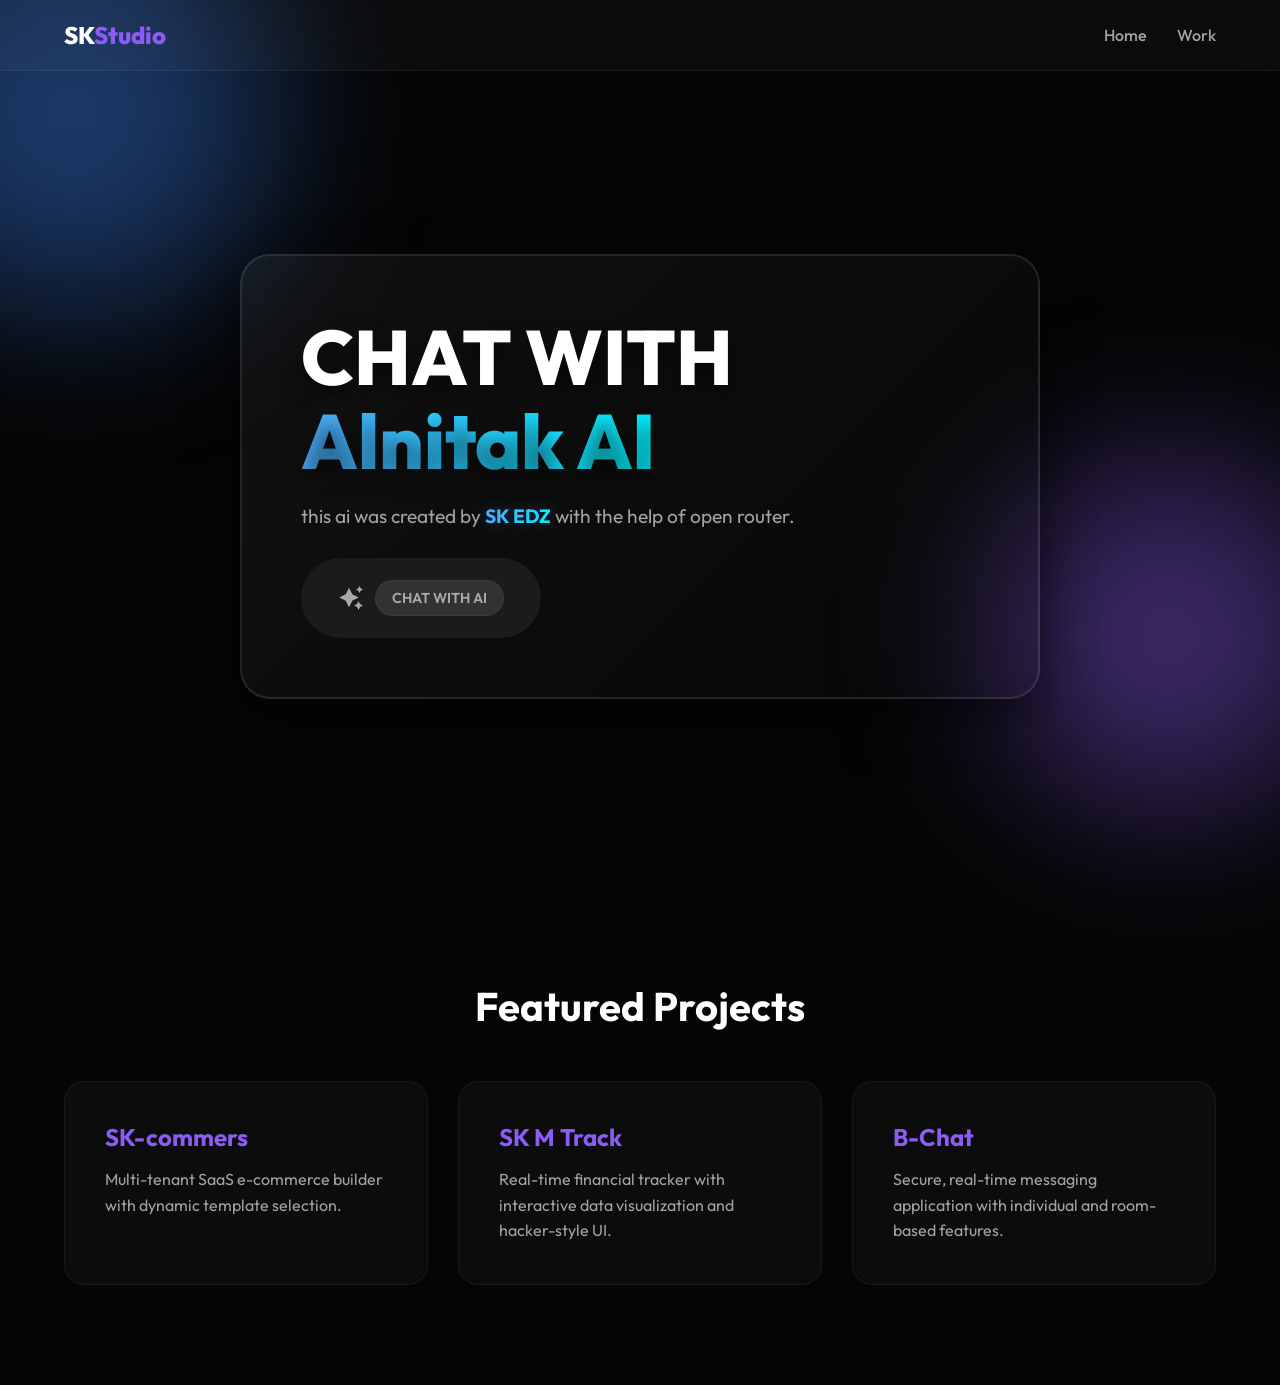
<file: index.html>
<!DOCTYPE html>
<html lang="en">
<head>
    <meta charset="UTF-8">
    <meta name="viewport" content="width=device-width, initial-scale=1.0">
    <title>Alnitak AI</title>
    <link rel="icon" type="image/png" href="https://iili.io/B4CiGtf.jpg">
    <link rel="stylesheet" href="css/style.css">
    <link rel="stylesheet" href="css/btn.css">
    <title>Alnitak AI - Developed by Sk edz</title>
    <meta name="title" content="Alnitak AI - Developed by Sarathi Kannan">
    <meta name="description" content="Alnitak AI is a highly intelligent AI assistant developed by Sarathi Kannan. Explore the future of AI chat and modern web experiences.">
    <meta name="keywords" content="Alnitak AI, Alnitak, Sarathi Kannan, AI Assistant, Chatbot, Web Developer Trichy, Alnitak Chat">
    <meta name="author" content="Sarathi Kannan">

    <meta name="robots" content="index, follow">
</head>
<body>
    <div class="bg-shape shape-1"></div>
    <div class="bg-shape shape-2"></div>

    <nav class="glass-nav">
        <h2 class="logo">SK<span>Studio</span></h2>
        <ul class="nav-links">
            <li><a href="#home">Home</a></li>
            <li><a href="#projects">Work</a></li>
        </ul>
    </nav>

    <main>
        <section id="home" class="hero-section">
            <div class="container-3d">
                <div class="card-3d" id="tilt-card">
                    <div class="card-content">
                        <h1 class="title-3d">CHAT WITH <br><span class="highlight">Alnitak AI</span></h1>
                        <p class="subtitle">this ai was created by <span class="magic-text">SK EDZ</span> with the help of open router.</p>
                        <div class="tech-stack">
 
                  <a href="ai.html" style="text-decoration: none;">
    <button1 class="btn1">
        <svg height="24" width="24" fill="#FFFFFF" viewBox="0 0 24 24" data-name="Layer 1" id="Layer_1" class="sparkle">
            <path d="M10,21.236,6.755,14.745.264,11.5,6.755,8.255,10,1.764l3.245,6.491L19.736,11.5l-6.491,3.245ZM18,21l1.5,3L21,21l3-1.5L21,18l-1.5-3L18,18l-3,1.5ZM19.333,4.667,20.5,7l1.167-2.333L24,3.5,21.667,2.333,20.5,0,19.333,2.333,17,3.5Z"></path>
        </svg>
        <span class="text">CHAT WITH AI</span>
    </button1>
             </a>   
                </div>
                    </div>
                </div>
            </div>
        </section>
              
        <section id="projects" class="projects-section">
            <h2 class="section-title">Featured Projects</h2>
            <div class="grid-container">
                <div class="glass-card">
                    <h3>SK-commers</h3>
                    <p>Multi-tenant SaaS e-commerce builder with dynamic template selection.</p>
                </div>
                <div class="glass-card">
                    <h3>SK M Track</h3>
                    <p>Real-time financial tracker with interactive data visualization and hacker-style UI.</p>
                </div>
                <div class="glass-card">
                    <h3>B-Chat</h3>
                    <p>Secure, real-time messaging application with individual and room-based features.</p>
                </div>
            </div>
        </section>
    </main>

    <script src="js/script.js"></script>
</body>
</html>
</file>
<file: css/style.css>
@import url('https://fonts.googleapis.com/css2?family=Outfit:wght@300;500;700;800&display=swap');

* {
    margin: 0;
    padding: 0;
    box-sizing: border-box;
    font-family: 'Outfit', sans-serif;
}

body {
    background-color: #050505;
    color: #ffffff;
    overflow-x: hidden;
    min-height: 100vh;
}

/* Animated Background Shapes */
.bg-shape {
    position: fixed;
    border-radius: 50%;
    filter: blur(80px);
    z-index: -1;
    animation: drift 10s infinite alternate ease-in-out;
}

.shape-1 {
    width: 400px;
    height: 400px;
    background: rgba(59, 130, 246, 0.4); /* Blue */
    top: -10%;
    left: -10%;
}

.shape-2 {
    width: 350px;
    height: 350px;
    background: rgba(139, 92, 246, 0.4); /* Purple */
    bottom: 10%;
    right: -5%;
    animation-delay: 2s;
}

@keyframes drift {
    100% { transform: translate(50px, 50px) scale(1.1); }
}

/* Navigation */
.glass-nav {
    display: flex;
    justify-content: space-between;
    align-items: center;
    padding: 20px 5%;
    background: rgba(255, 255, 255, 0.03);
    backdrop-filter: blur(20px);
    -webkit-backdrop-filter: blur(20px);
    border-bottom: 1px solid rgba(255, 255, 255, 0.05);
    position: sticky;
    top: 0;
    z-index: 100;
}

.logo { font-weight: 800; font-size: 1.5rem; }
.logo span { color: #8b5cf6; }

.nav-links { display: flex; list-style: none; gap: 30px; }
.nav-links a { color: #a3a3a3; text-decoration: none; font-weight: 500; transition: color 0.3s; }
.nav-links a:hover { color: #fff; }

/* 3D Hero Section */
.hero-section {
    min-height: 90vh;
    display: flex;
    justify-content: center;
    align-items: center;
    perspective: 1500px;
    padding: 20px;
}

.container-3d {
    width: 100%;
    max-width: 800px;
    display: flex;
    justify-content: center;
    align-items: center;
}

/* The actual 3D Card */
.card-3d {
    width: 100%;
    padding: 60px;
    background: linear-gradient(135deg, rgba(255,255,255,0.05) 0%, rgba(255,255,255,0.01) 100%);
    border: 1px solid rgba(255,255,255,0.1);
    border-radius: 30px;
    box-shadow: 0 20px 50px rgba(0,0,0,0.5), inset 0 0 0 1px rgba(255,255,255,0.1);
    transform-style: preserve-3d;
    transition: transform 0.1s ease, box-shadow 0.3s ease;
    cursor: grab;
}

/* Popping elements inside the 3D card */
.card-content {
    transform: translateZ(60px);
}

.title-3d {
    font-size: clamp(3rem, 6vw, 5rem);
    line-height: 1.1;
    font-weight: 800;
    margin-bottom: 20px;
    transform: translateZ(80px);
    text-shadow: 0 10px 20px rgba(0,0,0,0.5);
}

.highlight {
    background: linear-gradient(to right, #4facfe 0%, #00f2fe 100%);
    background-clip: text;
    -webkit-background-clip: text;
    -webkit-text-fill-color: transparent;
}

.subtitle {
    font-size: 1.2rem;
    color: #a3a3a3;
    max-width: 500px;
    margin-bottom: 30px;
    transform: translateZ(40px);
}

.tech-stack {
    display: flex;
    gap: 15px;
    transform: translateZ(50px);
}

.tech-stack span {
    padding: 8px 16px;
    background: rgba(255,255,255,0.1);
    border-radius: 20px;
    font-size: 0.9rem;
    border: 1px solid rgba(255,255,255,0.05);
}

/* Projects Section */
.projects-section {
    padding: 100px 5%;
}

.section-title {
    text-align: center;
    font-size: 2.5rem;
    margin-bottom: 50px;
}

.grid-container {
    display: grid;
    grid-template-columns: repeat(auto-fit, minmax(300px, 1fr));
    gap: 30px;
    max-width: 1200px;
    margin: 0 auto;
}

.glass-card {
    background: rgba(255, 255, 255, 0.03);
    padding: 40px;
    border-radius: 20px;
    border: 1px solid rgba(255, 255, 255, 0.05);
    backdrop-filter: blur(10px);
    transition: transform 0.4s ease, background 0.4s ease;
}

.glass-card:hover {
    transform: translateY(-15px) scale(1.02);
    background: rgba(255, 255, 255, 0.08);
    border: 1px solid rgba(255, 255, 255, 0.2);
}

.glass-card h3 {
    color: #8b5cf6;
    margin-bottom: 15px;
    font-size: 1.5rem;
}

.glass-card p {
    color: #a3a3a3;
    line-height: 1.6;
}

/* Mobile Responsiveness for 3D UI */
@media (max-width: 768px) {
    .card-3d { padding: 40px 20px; }
    .hero-section { min-height: 70vh; }
    .tech-stack { flex-wrap: wrap; }
}

.magic-text {
    background: linear-gradient(to right, #4facfe 0%, #00f2fe 100%);
    -webkit-background-clip: text;
    background-clip: text;
    -webkit-text-fill-color: transparent;
    font-weight: bold;
    text-shadow: 0 0 15px rgba(79, 172, 254, 0.3);
}

/* Auth Screen Styles */
.flex-center { display: flex; justify-content: center; align-items: center; height: 100vh; }
.text-center { text-align: center; }

.auth-card {
    width: 90%;
    max-width: 400px;
    padding: 40px;
}

.auth-inputs {
    display: flex;
    flex-direction: column;
    gap: 15px;
    margin: 25px 0;
}

.auth-inputs input {
    background: rgba(0, 0, 0, 0.3);
    color: white;
    border: 1px solid rgba(255, 255, 255, 0.1);
    border-radius: 10px;
    padding: 12px 15px;
    font-size: 1rem;
    outline: none;
    transition: border 0.3s ease;
}

.auth-inputs input:focus {
    border: 1px solid #4facfe;
}

.full-width {
    width: 100%;
    padding: 12px;
    font-size: 1.1rem;
}

.toggle-text {
    margin-top: 20px;
    font-size: 0.9rem;
    color: #a3a3a3;
}

.highlight-text {
    color: #4facfe;
    cursor: pointer;
    font-weight: bold;
    transition: color 0.3s;
}

.highlight-text:hover {
    color: #00f2fe;
}

/* =========================================
   AI CHAT ROOM STYLES (BORDERLESS & CLEAN)
   ========================================= */

/* Top Navigation in Chat */
.chat-nav { justify-content: space-between; padding: 15px 5%; }
.warning-badge { background: rgba(239, 68, 68, 0.2); color: #ef4444; padding: 5px 12px; border-radius: 15px; font-size: 0.9rem; border: 1px solid rgba(239, 68, 68, 0.3); }

.action-btn { 
    background: rgba(255, 255, 255, 0.1); color: white; border: 1px solid rgba(255, 255, 255, 0.2); 
    padding: 8px 15px; border-radius: 8px; cursor: pointer; margin-left: 10px; transition: 0.3s;
}
.action-btn:hover { background: rgba(255, 255, 255, 0.2); }

/* Chat Container (No borders, no hover jump) */
.chat-container { 
    width: 90%; 
    max-width: 900px; 
    height: 80vh; 
    margin: 20px auto; 
    display: flex; 
    flex-direction: column; 
    padding: 20px; 
    border: none !important;
    box-shadow: none !important;
    background: transparent;
}

.chat-container.glass-card:hover {
    transform: none;
    background: transparent;
    border: none;
}

.chat-box { flex: 1; overflow-y: auto; padding-right: 10px; display: flex; flex-direction: column; gap: 15px; }

/* Messages formatting */
.message { 
    max-width: 85%; 
    padding: 12px 18px; 
    line-height: 1.6; 
    font-size: 1.05rem; 
    border: none !important;
}

.message-content { white-space: pre-wrap; word-wrap: break-word; }

/* User Message Bubble */
.user-msg { 
    align-self: flex-end; 
    background: #2a2a2a; 
    color: #f1f1f1; 
    border-radius: 20px; 
    border-bottom-right-radius: 4px; 
}

/* AI Message (Plain text look like Gemini) */
.ai-msg { 
    align-self: flex-start; 
    background: transparent; 
    color: #ffffff; 
    padding: 12px 0; 
}

/* Input Area (Pill shape, no borders) */
.input-area { 
    display: flex; 
    gap: 15px; 
    margin-top: 20px; 
    background: #1e1e1e;
    border-radius: 25px;
    padding: 5px 10px;
    align-items: center;
}

#user-input {
    flex: 1;
    background: transparent;
    color: white;
    border: none !important;
    box-shadow: none !important;
    padding: 15px;
    resize: none; /* User ah manual ah resize panna vidaadhu */
    height: 50px; /* Initial height */
    max-height: 150px; /* Max ah ivlo dhaan perusaaganum */
    font-family: inherit;
    outline: none;
    overflow-y: hidden; /* Indha line dhaan scrollbar ah thookum */
    transition: height 0.2s ease; /* Height change aagumbodu smooth ah irukum */
}

.glow-btn { 
    background: linear-gradient(to right, #4facfe 0%, #00f2fe 100%); color: white; border: none; 
    padding: 10px 25px; border-radius: 10px; cursor: pointer; font-weight: bold; box-shadow: 0 0 15px rgba(79, 172, 254, 0.4); 
}

#send-btn {
    height: 45px;
    border-radius: 20px;
    margin-right: 5px;
}

/* Scrollbar styling */
.chat-box::-webkit-scrollbar { width: 6px; }
.chat-box::-webkit-scrollbar-thumb { background: rgba(255, 255, 255, 0.2); border-radius: 10px; }

/* Mobile responsiveness for Chat */
@media (max-width: 768px) {
    .chat-nav { flex-direction: column; gap: 15px; text-align: center; }
    .chat-container { height: 85vh; width: 95%; margin: 10px auto; padding: 10px; }
    .input-area { border-radius: 20px; padding: 5px; }
}
/* =========================================
   TYPING INDICATOR ANIMATION
   ========================================= */
.typing-indicator {
    display: flex;
    gap: 5px;
    padding: 15px 0;
    align-items: center;
    width: fit-content;
}

.typing-indicator span {
    width: 8px;
    height: 8px;
    background-color: #a3a3a3;
    border-radius: 50%;
    animation: bounce 1.4s infinite ease-in-out both;
}

.typing-indicator span:nth-child(1) { animation-delay: -0.32s; }
.typing-indicator span:nth-child(2) { animation-delay: -0.16s; }

@keyframes bounce {
    0%, 80%, 100% { transform: scale(0); }
    40% { transform: scale(1); }
}
/* =========================================
   GREETING MESSAGE (GEMINI STYLE)
   ========================================= */
.greeting-message {
    margin: auto; /* Chat box-kulla center-ah nikka vekum */
    width: 100%;
    max-width: 85%;
    display: flex;
    flex-direction: column;
    justify-content: center;
    align-items: flex-start; /* Text-a left side align pannum */
    padding-bottom: 50px; /* Input box-ku mela konjam gap */
}

.greet-name {
    font-size: 2rem;
    font-weight: 500;
    /* Image-la iruka antha grey color */
    background: linear-gradient(90deg, #c4c7c5, #8a8d8b);
    -webkit-background-clip: text;
    background-clip: text;
    -webkit-text-fill-color: transparent;
    margin-bottom: 5px;
}

.greet-text {
    font-size: 2.8rem;
    font-weight: 500;
    color: #e3e3e3; /* Bright white/grey */
    letter-spacing: -0.5px;
}

/* Mobile ku chinna text */
@media (max-width: 768px) {
    .greet-name { font-size: 1.5rem; }
    .greet-text { font-size: 2rem; }
}
/* =========================================
   SIDEBAR & HISTORY STYLES
   ========================================= */
.sidebar {
    position: fixed;
    left: -320px; /* Hide by default */
    top: 0;
    width: 300px;
    height: 100vh;
    background: rgba(10, 10, 10, 0.95);
    backdrop-filter: blur(20px);
    border-right: 1px solid rgba(255, 255, 255, 0.1);
    transition: left 0.3s ease-in-out;
    z-index: 2000;
    padding: 20px;
    display: flex;
    flex-direction: column;
    box-shadow: 5px 0 15px rgba(0,0,0,0.5);
}

.sidebar.active {
    left: 0; /* Slide in pannum */
}

.sidebar-header {
    display: flex;
    justify-content: space-between;
    align-items: center;
    margin-bottom: 25px;
    font-size: 1.1rem;
    color: #4facfe;
    font-weight: bold;
}

.icon-btn {
    background: transparent;
    border: none;
    color: white;
    font-size: 1.3rem;
    cursor: pointer;
    transition: color 0.3s;
}

.icon-btn:hover { 
    color: #cf30aa; 
}

.history-list {
    flex: 1;
    overflow-y: auto;
    display: flex;
    flex-direction: column;
    gap: 12px;
    padding-right: 5px;
}

/* Scrollbar for history list */
.history-list::-webkit-scrollbar { width: 4px; }
.history-list::-webkit-scrollbar-thumb { background: rgba(255, 255, 255, 0.2); border-radius: 10px; }

.history-item {
    padding: 12px 15px;
    background: rgba(255, 255, 255, 0.03);
    border-radius: 8px;
    cursor: pointer;
    font-size: 0.95rem;
    white-space: nowrap;
    overflow: hidden;
    text-overflow: ellipsis; /* Long text vandha ... nu varum */
    transition: all 0.2s ease;
    border: 1px solid transparent;
    color: #e3e3e3;
}

.history-item:hover {
    background: rgba(79, 172, 254, 0.1);
    border: 1px solid rgba(79, 172, 254, 0.3);
}

.history-item.active-chat {
    background: rgba(207, 48, 170, 0.15);
    border: 1px solid rgba(207, 48, 170, 0.5);
    color: white;
    font-weight: 500;
}
</file>
<file: css/btn.css>
/* From Uiverse.io by AlimurtuzaCodes */ 
.btn1 {
  border: none;
  width: 15em;
  height: 5em;
  border-radius: 3em;
  display: flex;
  justify-content: center;
  align-items: center;
  gap: 12px;
  background: #1C1A1C;
  cursor: pointer;
  transition: all 450ms ease-in-out;
}

.sparkle {
  fill: #AAAAAA;
  transition: all 800ms ease;
}

.text {
  font-weight: 600;
  color: #AAAAAA;
  font-size: medium;
}

.btn1:hover {
  background: linear-gradient(0deg,#A47CF3,#683FEA);
  box-shadow: inset 0px 1px 0px 0px rgba(255, 255, 255, 0.4),
  inset 0px -4px 0px 0px rgba(0, 0, 0, 0.2),
  0px 0px 0px 4px rgba(255, 255, 255, 0.2),
  0px 0px 180px 0px #9917FF;
  transform: translateY(-2px);
}

.btn1:hover .text {
  color: white;
}

.btn1:hover .sparkle {
  fill: white;
  transform: scale(1.2);
}
</file>
